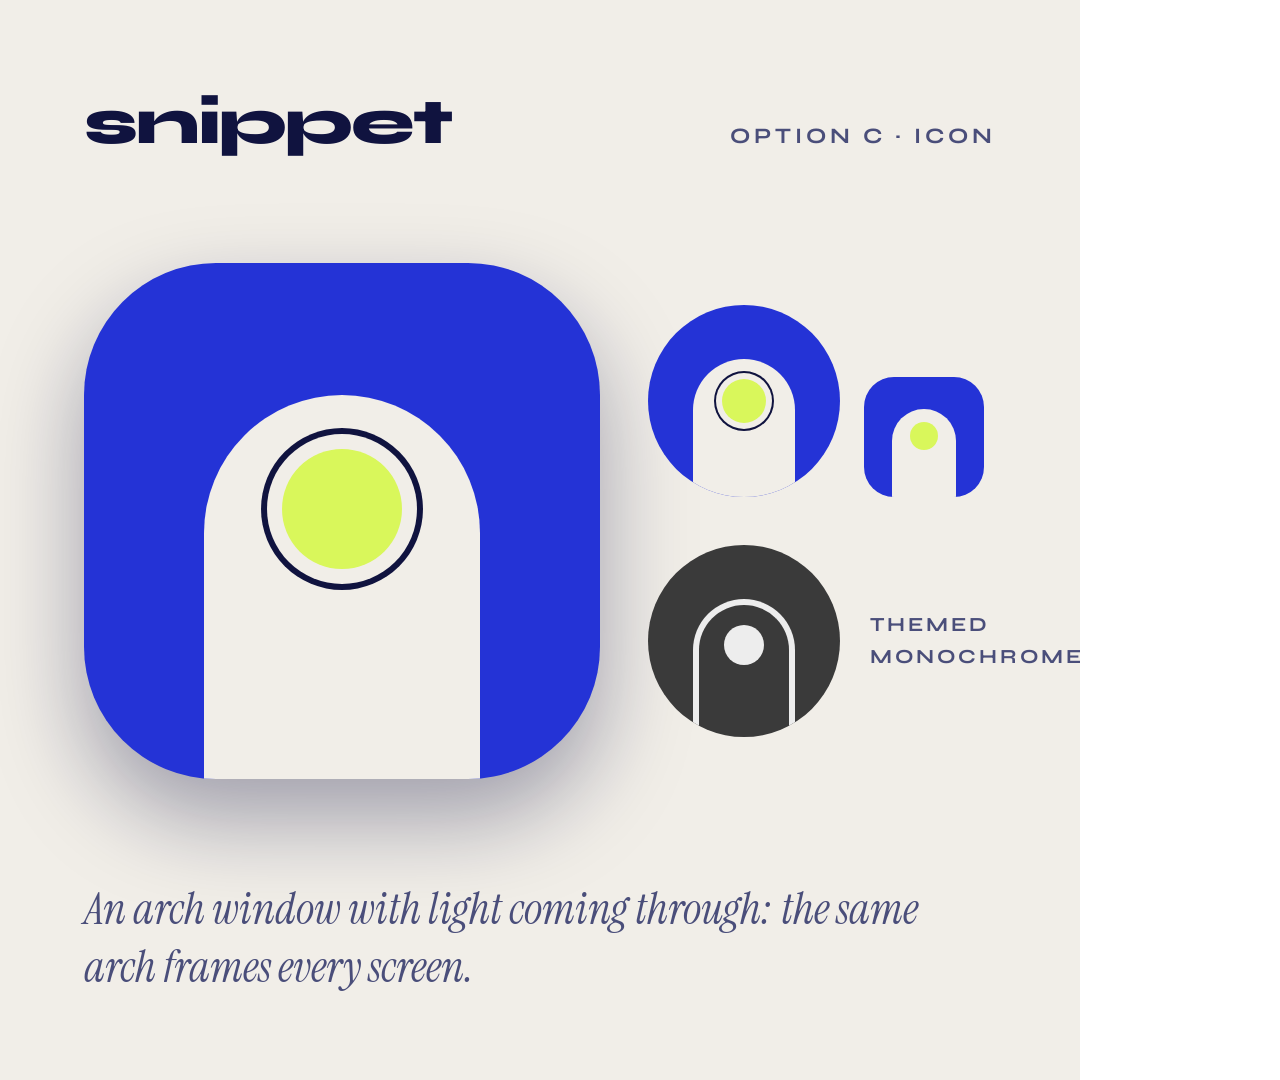
<file: C0 App icon-html/C0-Icon.dc.html>
<!doctype html>
<html lang="en">
<head>
<meta charset="utf-8">
<title>C0 App icon · Cobalt Arch</title>
<script src="./vendor/react.js"></script>
<script src="./vendor/react-dom.js"></script>
<script src="./support.js"></script>
</head>
<body>
<x-dc>
<helmet>
<link rel="preconnect" href="https://fonts.googleapis.com">
<link href="https://fonts.googleapis.com/css2?family=Syne:wght@600;700;800&amp;family=Instrument+Serif:ital@0;1&amp;family=Instrument+Sans:wght@400;500;600&amp;display=swap" rel="stylesheet">
<style>
body{margin:0}
:root{--cobalt:#2433D6;--cobalt-deep:#121A7E;--stage:#F1EEE8;--stone:#F1EEE8;--lime:#D9F75B;--ink:#10133F;--ink-dim:#4A4E7A;--mono-tile:#3A3A3A;--mono-glyph:#EDEDED;--shadow:rgba(8,12,60,0.35);--syne:'Syne','Trebuchet MS',sans-serif;--serif:'Instrument Serif',Georgia,serif;--sans:'Instrument Sans','Helvetica Neue',sans-serif}
</style>
</helmet>
<div style="width: 1080px; height: 1080px; box-sizing: border-box; padding: 84px; background: var(--stage); color: var(--ink); font-family: var(--sans); display: flex; flex-direction: column; overflow: hidden">
  <div style="display: flex; justify-content: space-between; align-items: baseline">
    <span style="font-family: var(--syne); font-weight: 800; font-size: 64px; letter-spacing: -2px">snippet</span>
    <span style="font-family: var(--syne); font-weight: 700; font-size: 22px; letter-spacing: 4px; color: var(--ink-dim)">OPTION C · ICON</span>
  </div>

  <div style="flex: 1; display: flex; align-items: center; gap: 48px">
    <div role="img" aria-label="Snippet icon: a stone arch window holding a lime sun, on cobalt" style="flex: none; width: 516px; height: 516px; border-radius: 132px; background: var(--cobalt); box-shadow: 0 40px 90px var(--shadow); display: flex; align-items: flex-end; justify-content: center; overflow: hidden">
      <div style="width: 276px; height: 384px; box-sizing: border-box; padding-top: 54px; border-radius: 138px 138px 0 0; background: var(--stone); display: flex; justify-content: center">
        <span style="width: 120px; height: 120px; border-radius: 60px; background: var(--lime); box-shadow: 0 0 0 15px var(--stone), 0 0 0 21px var(--ink)"></span>
      </div>
    </div>

    <div style="display: flex; flex-direction: column; gap: 48px">
      <div style="display: flex; align-items: flex-end; gap: 24px">
        <div aria-hidden="true" style="width: 192px; height: 192px; border-radius: 96px; background: var(--cobalt); display: flex; align-items: flex-end; justify-content: center; overflow: hidden">
          <div style="width: 102px; height: 138px; box-sizing: border-box; padding-top: 20px; border-radius: 51px 51px 0 0; background: var(--stone); display: flex; justify-content: center">
            <span style="width: 44px; height: 44px; border-radius: 22px; background: var(--lime); box-shadow: 0 0 0 6px var(--stone), 0 0 0 8px var(--ink)"></span>
          </div>
        </div>
        <div aria-hidden="true" style="width: 120px; height: 120px; border-radius: 30px; background: var(--cobalt); display: flex; align-items: flex-end; justify-content: center; overflow: hidden">
          <div style="width: 64px; height: 88px; box-sizing: border-box; padding-top: 13px; border-radius: 32px 32px 0 0; background: var(--stone); display: flex; justify-content: center">
            <span style="width: 28px; height: 28px; border-radius: 14px; background: var(--lime)"></span>
          </div>
        </div>
      </div>
      <div style="display: flex; align-items: center; gap: 30px">
        <div aria-hidden="true" style="width: 192px; height: 192px; border-radius: 96px; background: var(--mono-tile); display: flex; align-items: flex-end; justify-content: center; overflow: hidden">
          <div style="width: 102px; height: 138px; box-sizing: border-box; padding-top: 20px; border-radius: 51px 51px 0 0; border: 6px solid var(--mono-glyph); border-bottom: 0; display: flex; justify-content: center">
            <span style="width: 40px; height: 40px; border-radius: 20px; background: var(--mono-glyph)"></span>
          </div>
        </div>
        <span style="font-family: var(--syne); font-weight: 700; font-size: 20px; letter-spacing: 3px; line-height: 1.6; color: var(--ink-dim)">THEMED<br>MONOCHROME</span>
      </div>
    </div>
  </div>

  <span style="font-family: var(--serif); font-style: italic; font-size: 44px; color: var(--ink-dim)">An arch window with light coming through: the same arch frames every screen.</span>
</div>
</x-dc>
<script type="text/x-dc" data-dc-script data-props='{"$preview":{"width":1080,"height":1080}}'>
class Component extends DCLogic {
  renderVals() {
    return {};
  }
}
</script>
</body>
</html>
</file>
